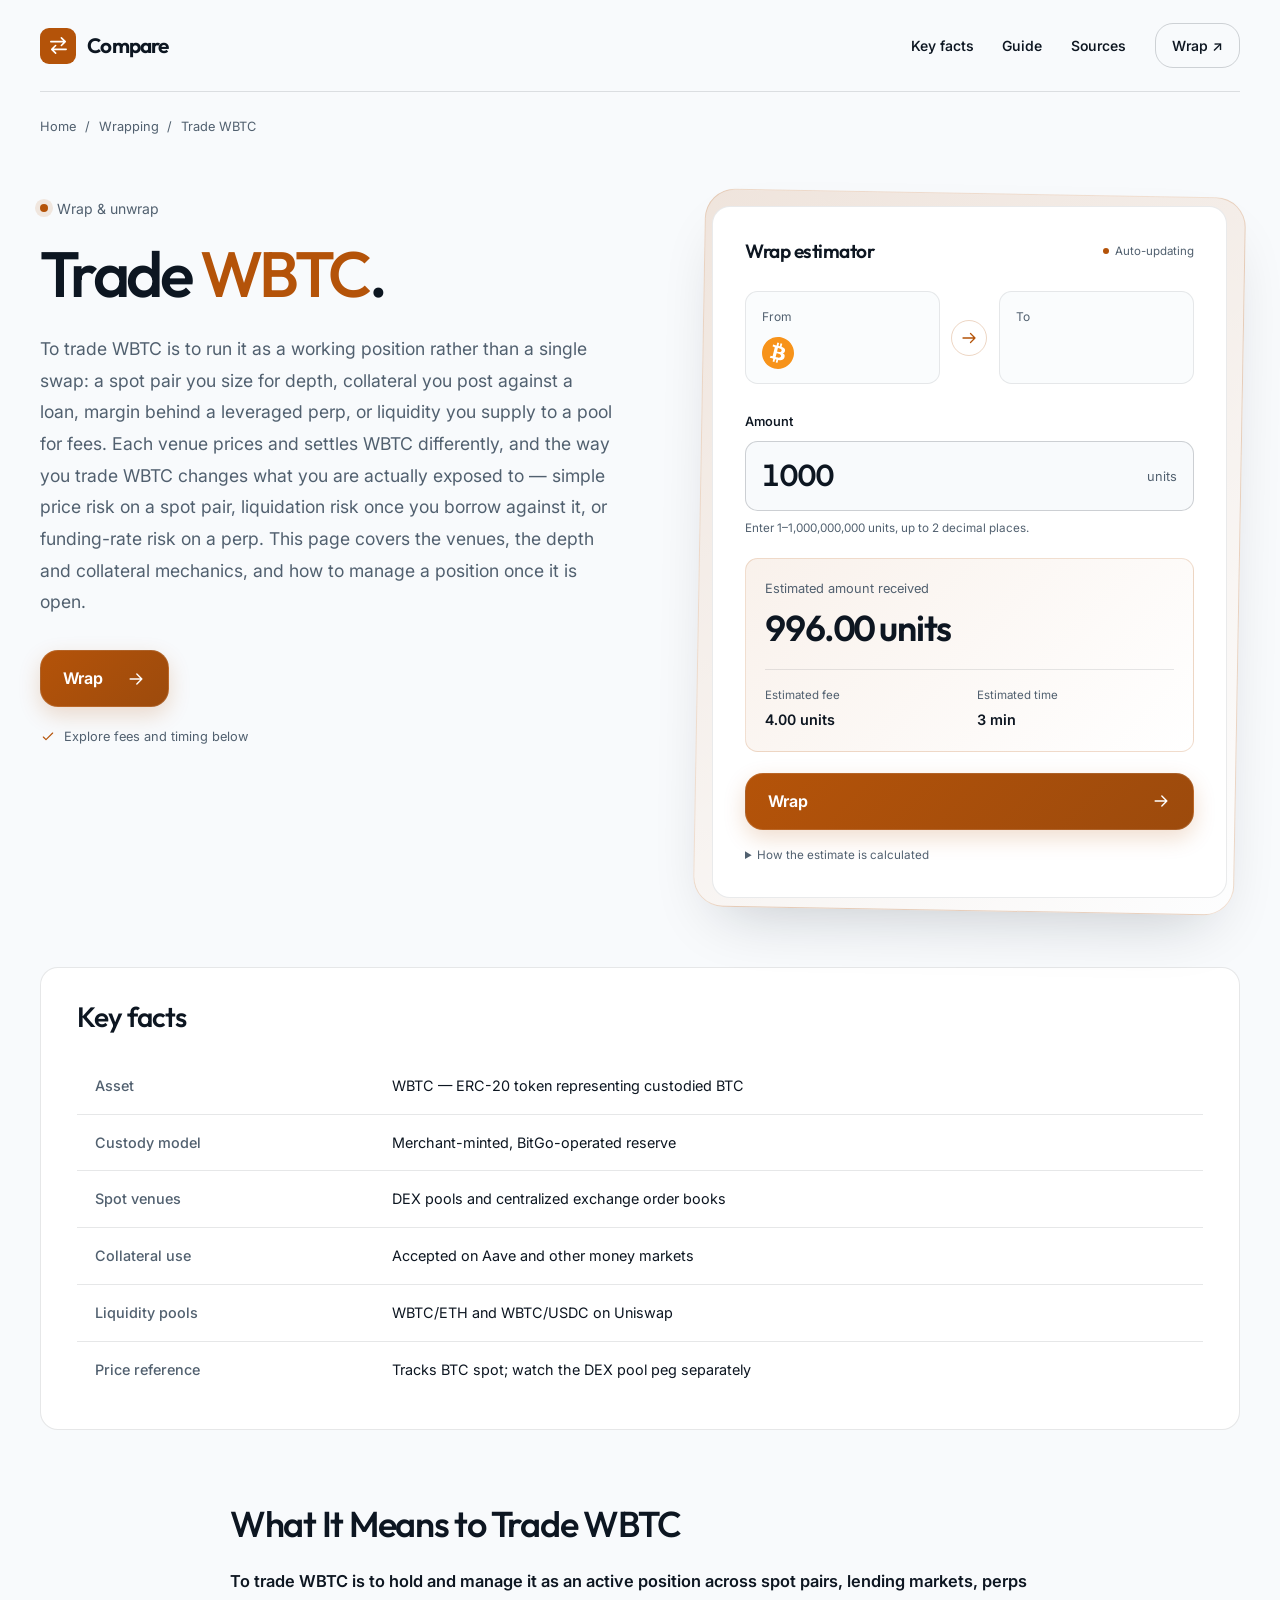
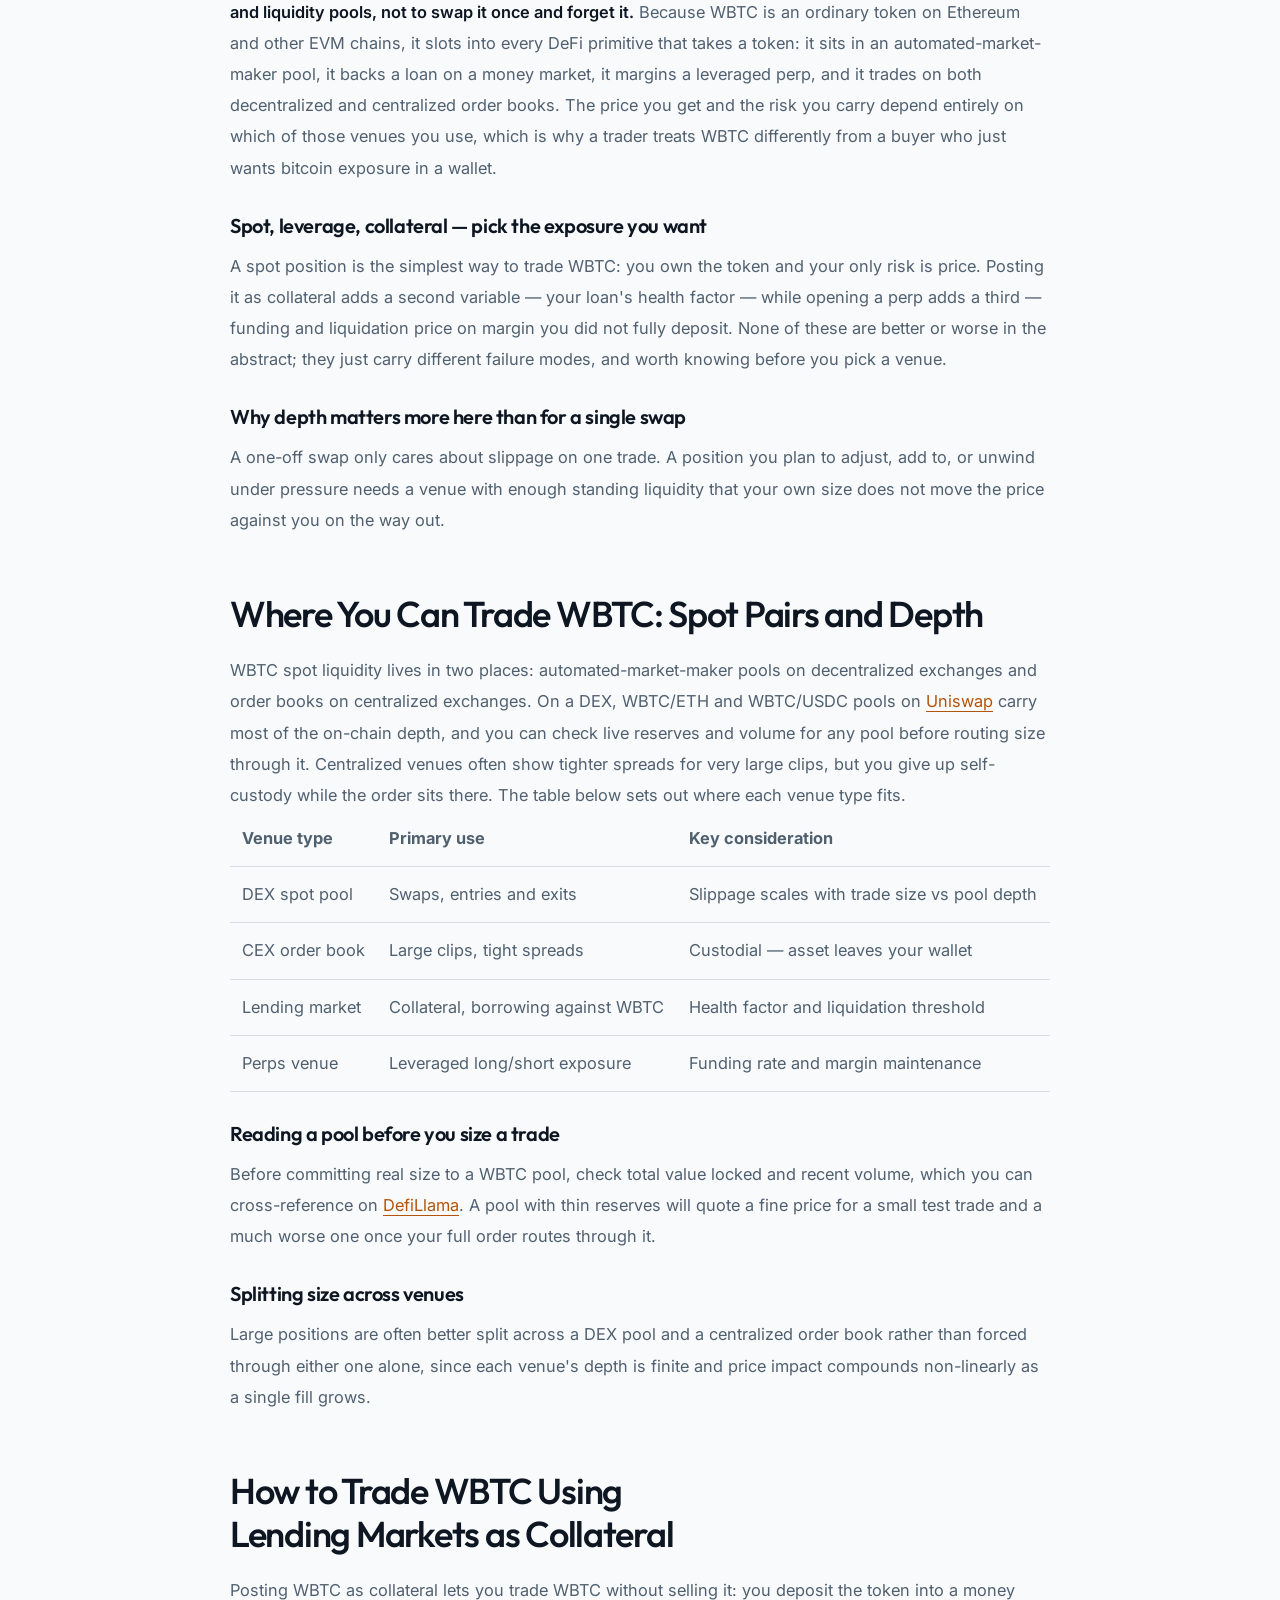
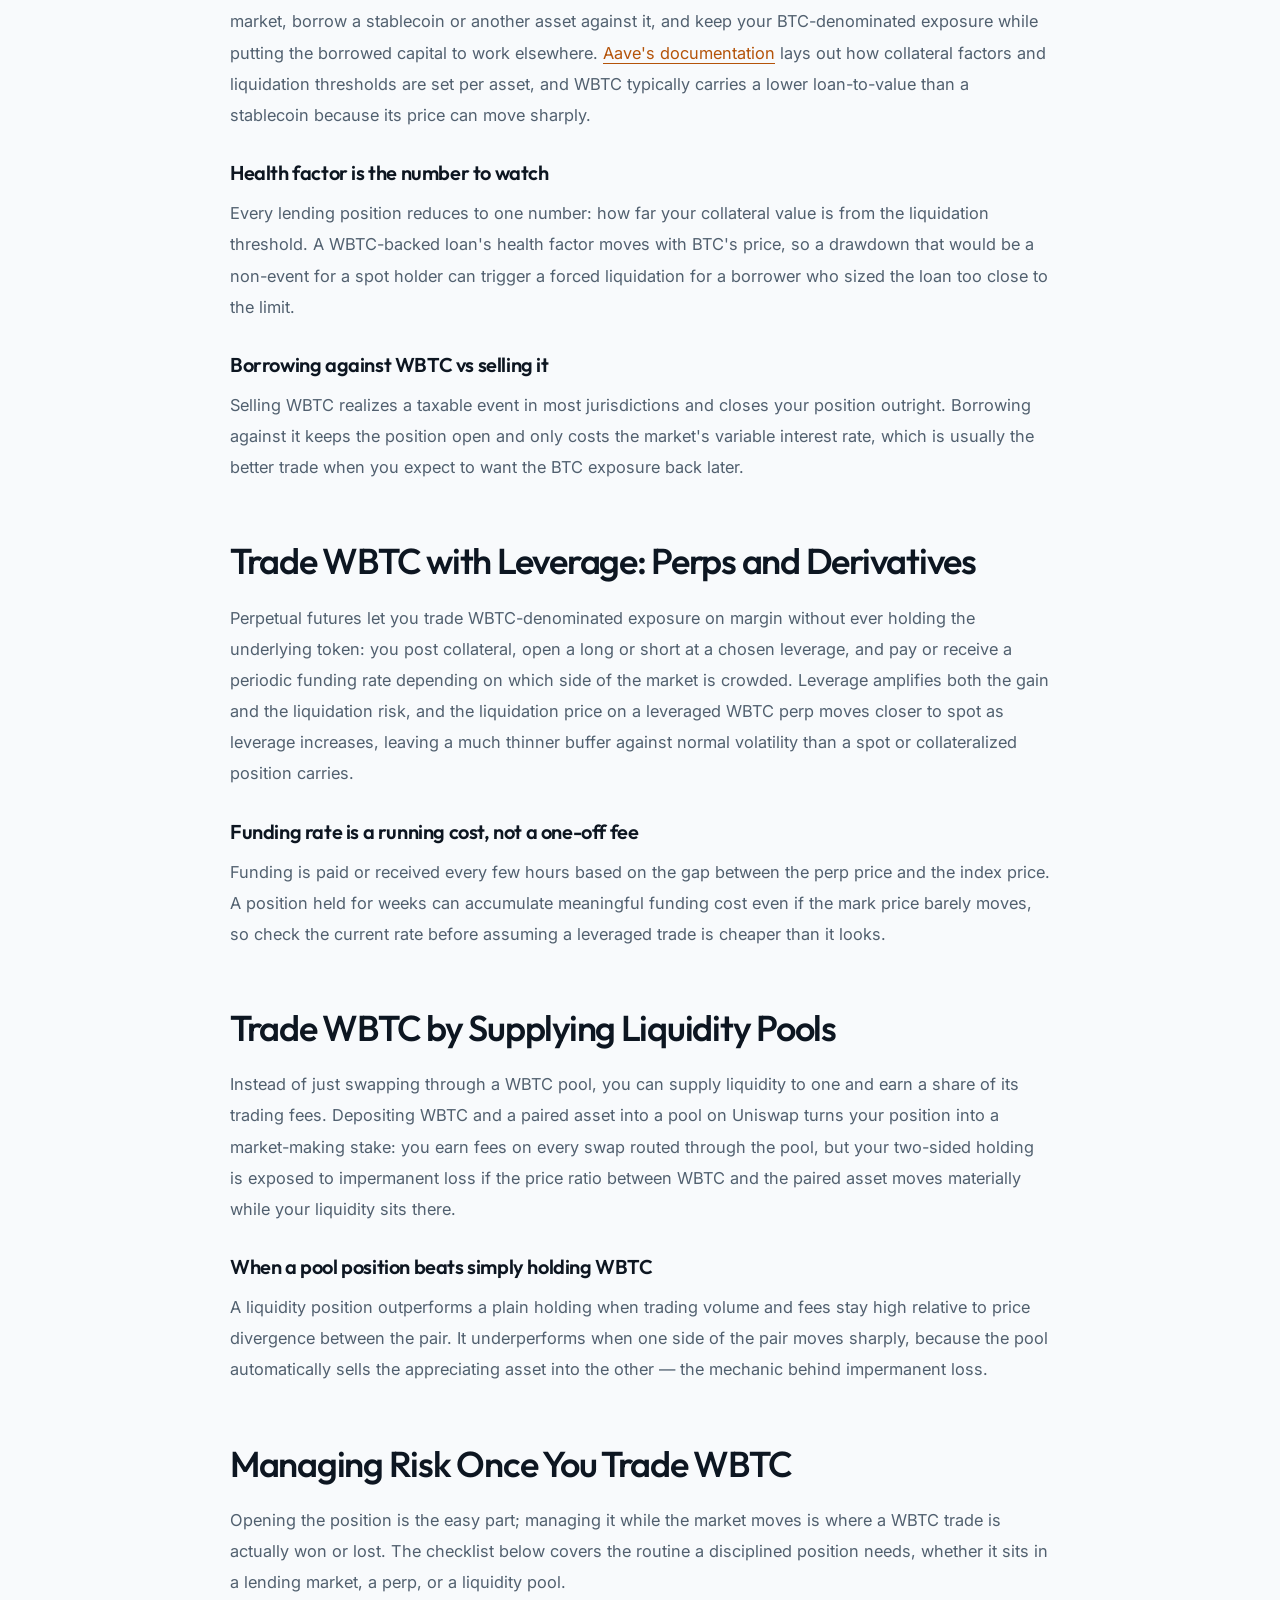
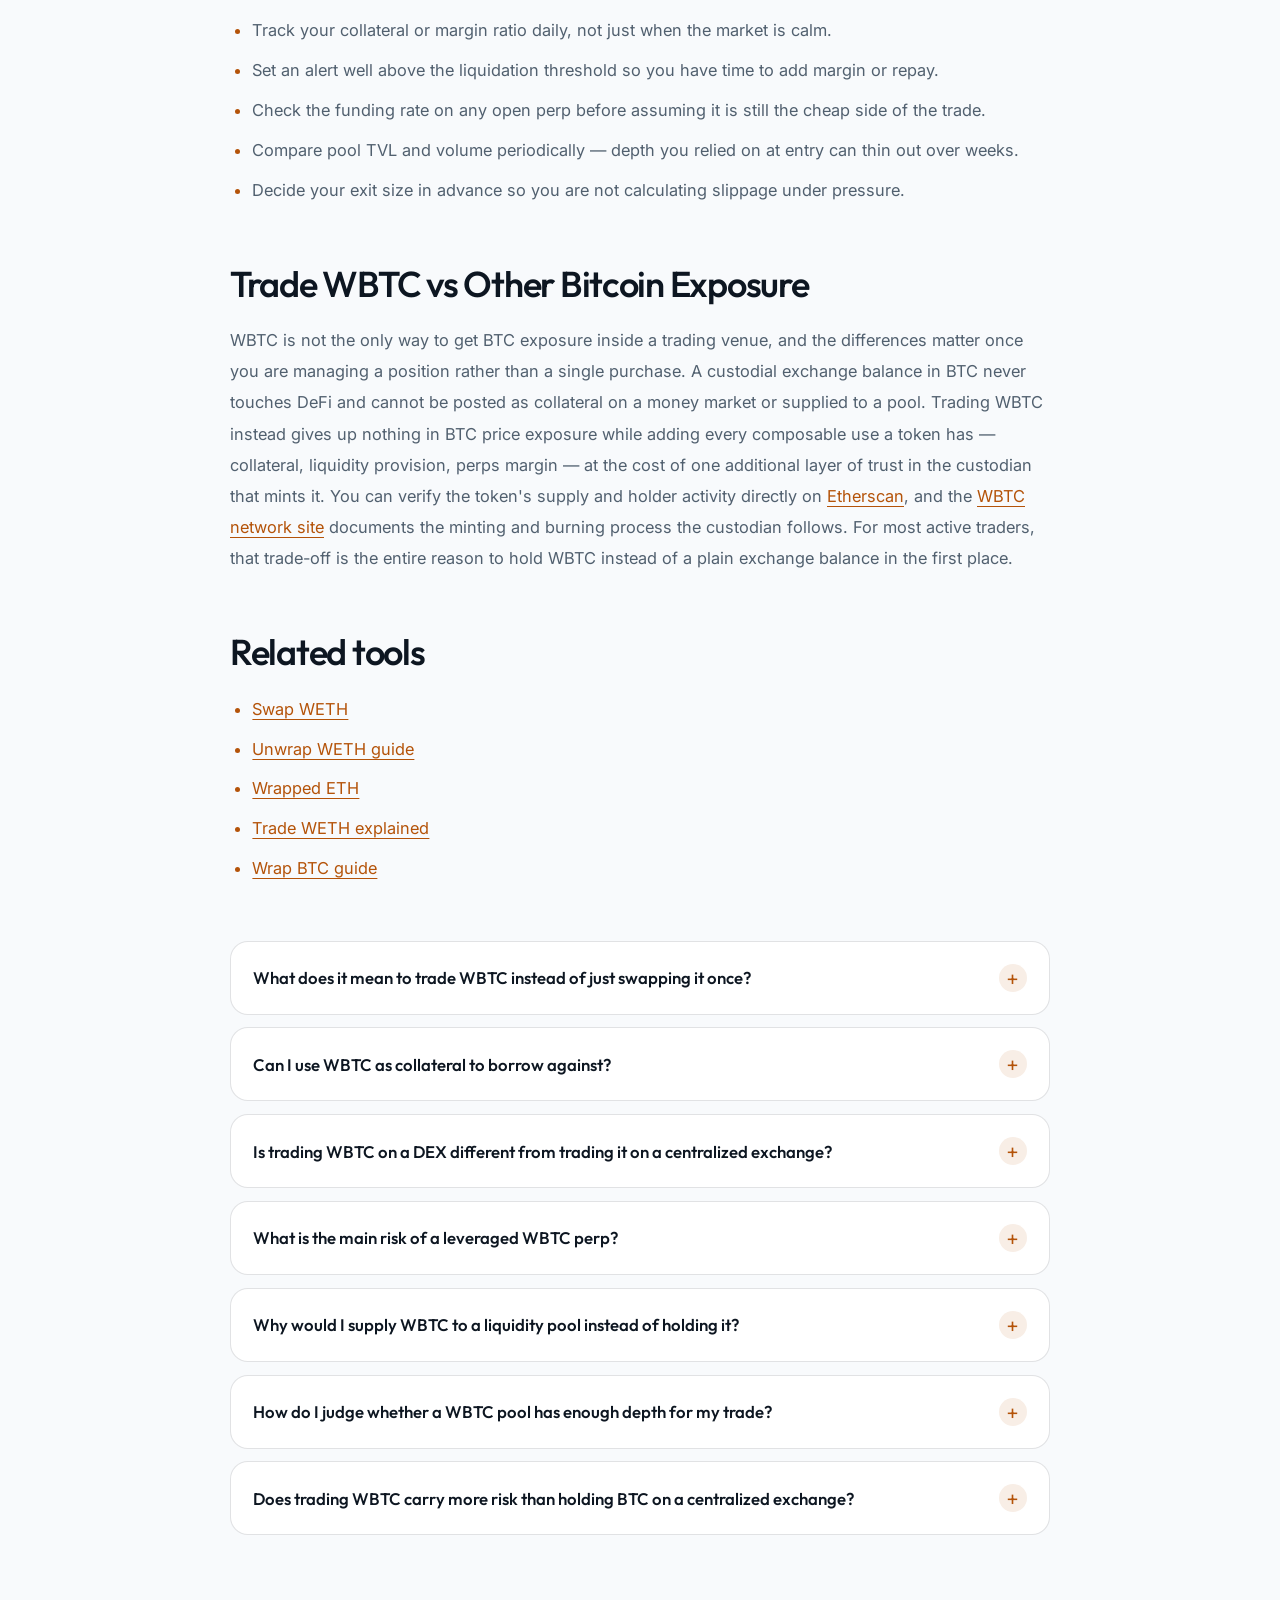
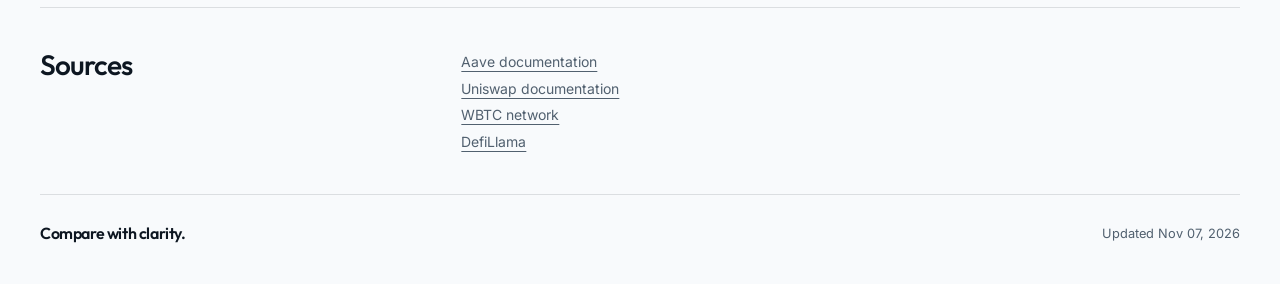
<file: index.html>
<!doctype html>
<html lang="en">
<head>
<meta charset="utf-8">
<meta name="viewport" content="width=device-width, initial-scale=1">
<title>Trade WBTC — Spot, Collateral, Perps & Liquidity Pools</title>
<meta name="description" content="Trade WBTC across spot pairs, lending markets, perps and liquidity pools. Compare venues, manage collateral ratios and liquidation risk, and size a position with real depth in mind.">
<link rel="canonical" href="https://trade-wbtc.github.io/">
<meta property="og:type" content="website">
<meta property="og:title" content="Trade WBTC">
<meta property="og:url" content="https://trade-wbtc.github.io/">
<meta property="og:image" content="https://trade-wbtc.github.io/og.png">
<meta name="twitter:card" content="summary_large_image">
<meta name="twitter:title" content="Trade WBTC">
<link rel="preconnect" href="https://fonts.googleapis.com"><link rel="preconnect" href="https://fonts.gstatic.com" crossorigin><link rel="stylesheet" href="https://fonts.googleapis.com/css2?family=Inter:wght@400;500;600;700&family=Outfit:wght@500;600;700&display=swap">
<script type="application/ld+json">{"@context": "https://schema.org", "@graph": [{"@type": "WebSite", "@id": "https://trade-wbtc.github.io/#website", "url": "https://trade-wbtc.github.io/", "name": "Trade WBTC — Spot, Collateral, Perps & Liquidity Pools"}, {"@type": "WebPage", "@id": "https://trade-wbtc.github.io/#webpage", "url": "https://trade-wbtc.github.io/", "name": "Trade WBTC — Spot, Collateral, Perps & Liquidity Pools", "isPartOf": {"@id": "https://trade-wbtc.github.io/#website"}, "description": "Trade WBTC across spot pairs, lending markets, perps and liquidity pools. Compare venues, manage collateral ratios and liquidation risk, and size a position with real depth in mind.", "datePublished": "2026-11-07", "dateModified": "2026-11-07"}, {"@type": "SoftwareApplication", "name": "Trade WBTC", "applicationCategory": "FinanceApplication", "operatingSystem": "Web", "offers": {"@type": "Offer", "price": "0", "priceCurrency": "USD"}}, {"@type": "BreadcrumbList", "itemListElement": [{"@type": "ListItem", "position": 1, "name": "Home", "item": "https://trade-wbtc.github.io/"}, {"@type": "ListItem", "position": 2, "name": "Wrapping"}, {"@type": "ListItem", "position": 3, "name": "Trade WBTC"}]}, {"@type": "FAQPage", "mainEntity": [{"@type": "Question", "name": "What does it mean to trade WBTC instead of just swapping it once?", "acceptedAnswer": {"@type": "Answer", "text": "It means running WBTC as an ongoing position — in a spot pair, as loan collateral, as perp margin, or inside a liquidity pool — rather than buying it and leaving it untouched. Each venue changes what you are exposed to beyond plain price risk."}}, {"@type": "Question", "name": "Can I use WBTC as collateral to borrow against?", "acceptedAnswer": {"@type": "Answer", "text": "Yes. Money markets such as Aave accept WBTC as collateral, letting you borrow a stablecoin or another asset while keeping your BTC-denominated exposure open. The tradeoff is a health factor that can trigger liquidation if BTC's price drops sharply."}}, {"@type": "Question", "name": "Is trading WBTC on a DEX different from trading it on a centralized exchange?", "acceptedAnswer": {"@type": "Answer", "text": "Yes. A DEX pool is self-custodial and its price depends on pool depth, while a centralized order book can offer tighter spreads for large size but requires giving up custody of the asset while the order sits open."}}, {"@type": "Question", "name": "What is the main risk of a leveraged WBTC perp?", "acceptedAnswer": {"@type": "Answer", "text": "Leverage compresses the distance between your entry price and your liquidation price, so a move that would be routine for a spot holder can force a leveraged position to close. Funding rate is an additional running cost on top of that risk."}}, {"@type": "Question", "name": "Why would I supply WBTC to a liquidity pool instead of holding it?", "acceptedAnswer": {"@type": "Answer", "text": "A liquidity position earns trading fees on every swap routed through the pool, which can outperform simply holding WBTC when volume is high. It underperforms when the paired asset's price diverges sharply, due to impermanent loss."}}, {"@type": "Question", "name": "How do I judge whether a WBTC pool has enough depth for my trade?", "acceptedAnswer": {"@type": "Answer", "text": "Check the pool's total value locked and recent volume before routing size through it — a small test trade can look fine on a thin pool and still produce heavy slippage once your full size follows."}}, {"@type": "Question", "name": "Does trading WBTC carry more risk than holding BTC on a centralized exchange?", "acceptedAnswer": {"@type": "Answer", "text": "It carries a different risk, not simply more: WBTC adds custodian trust in exchange for composability across collateral, liquidity and perps venues that a plain exchange balance never reaches at all."}}]}]}</script>
<style>
:root{--bg:#F8FAFC;--surface:#FFFFFF;--text:#0D1621;--muted:#51606F;--accent:#B45309;--accent-ink:#FFFFFF;--radius:18px;--display:"Outfit";--body:"Inter"}
*{box-sizing:border-box}
html{scroll-behavior:smooth;scroll-padding-top:2rem}
body{margin:0;background:var(--bg);color:var(--text);font:400 1rem/1.65 var(--body);-webkit-font-smoothing:antialiased}
::selection{background:var(--accent);color:var(--accent-ink)}
a{color:inherit;text-underline-offset:.25em}
a:hover{color:var(--accent)}
button,input,select,textarea{font:inherit}
input,select{color:var(--text);accent-color:var(--accent)}
:focus-visible{outline:3px solid var(--accent);outline-offset:5px}
img,svg{max-width:100%;vertical-align:middle}
svg{fill:none;stroke:currentColor;stroke-width:1.7;stroke-linecap:round;stroke-linejoin:round}
.c65a186{width:min(1200px,calc(100% - 4rem));margin-inline:auto}
.c04835f{min-height:92px;display:flex;align-items:center;justify-content:space-between;gap:2rem;border-bottom:1px solid color-mix(in srgb,var(--text) 12%,transparent)}
.cb0464f{display:inline-flex;align-items:center;gap:.7rem;text-decoration:none;font:650 1.3rem/1.2 var(--display);letter-spacing:-.04em}
.ca001fd{display:grid;place-items:center;width:36px;height:36px;background:var(--accent);color:var(--accent-ink);border-radius:calc(var(--radius)*.5)}
.ca001fd svg{width:23px;height:23px}
.cde5fa7{display:flex;align-items:center;gap:1.8rem;font-size:.875rem;font-weight:550}
.cde5fa7 a{text-decoration:none}
.cde5fa7 .cc9e0dc{padding:.6rem 1rem;border:1px solid color-mix(in srgb,var(--text) 18%,transparent);border-radius:var(--radius)}
.c59452d{padding-block:1.5rem;font-size:.8rem;color:var(--muted);overflow-wrap:anywhere}
.c7d33c6{display:flex;flex-wrap:wrap;align-items:center;gap:.55rem;margin:0;padding:0;list-style:none}
.c7d33c6 a{text-decoration:none}
.c7d33c6 [aria-current="page"]{color:var(--text)}
.c3b5d91{display:grid;grid-template-columns:minmax(0,1.1fr) minmax(0,1fr);align-items:start;gap:clamp(1.75rem,5vw,4rem);padding-block:2rem 3.5rem}
.c9ade87{min-width:0}
.ce04dd8{display:inline-flex;align-items:center;gap:.55rem;margin:0 0 1.25rem;color:var(--muted);font-size:.875rem}
.ce04dd8::before{content:"";width:.5rem;height:.5rem;border-radius:50%;background:var(--accent);box-shadow:0 0 0 5px color-mix(in srgb,var(--accent) 12%,transparent)}
h1{margin:0;font:550 clamp(2.65rem,5vw,4.75rem)/1.06 var(--display);letter-spacing:-.055em;overflow-wrap:anywhere;text-wrap:balance}
h1 em{color:var(--accent);font-style:normal}
.c91274c{max-width:36rem;margin:1.6rem 0 2rem;color:var(--muted);font-size:1.1rem;line-height:1.8}
.cfee5eb{display:inline-flex;justify-content:center;align-items:center;gap:1.4rem;min-height:54px;padding:.9rem 1.4rem;background:linear-gradient(135deg,var(--accent),color-mix(in srgb,var(--accent) 86%,var(--text)));color:var(--accent-ink);border:1px solid color-mix(in srgb,var(--accent-ink) 12%,transparent);border-radius:var(--radius);font-weight:650;text-decoration:none;box-shadow:0 8px 22px color-mix(in srgb,var(--accent) 20%,transparent);transition:transform .2s,box-shadow .2s}
.cfee5eb svg{width:20px;height:20px;flex:none}
.cfee5eb:hover{color:var(--accent-ink);transform:translateY(-2px);box-shadow:0 12px 26px color-mix(in srgb,var(--accent) 28%,transparent)}
.c5b540f{display:flex;align-items:center;gap:.5rem;margin:1.2rem 0 0;color:var(--muted);font-size:.8rem}
.c5b540f svg{width:16px;height:16px;color:var(--accent)}
.c21f2dd{position:relative;min-width:0;padding:12px;border:1px solid color-mix(in srgb,var(--accent) 18%,transparent);border-radius:calc(var(--radius) + 12px);background:linear-gradient(145deg,color-mix(in srgb,var(--accent) 13%,var(--bg)),color-mix(in srgb,var(--surface) 70%,var(--bg)));box-shadow:0 28px 64px -28px color-mix(in srgb,var(--text) 24%,transparent)}
.c6a41b0{padding:clamp(1.25rem,3vw,2rem);background:var(--surface);border:1px solid color-mix(in srgb,var(--text) 9%,transparent);border-radius:var(--radius)}
.c9bd8cd{display:flex;justify-content:space-between;align-items:center;gap:1rem;margin-bottom:1.7rem}
.c9bd8cd h2{margin:0;font:600 1.2rem/1.3 var(--display);letter-spacing:-.025em}
.c79a41e{display:inline-flex;align-items:center;gap:.4rem;color:var(--muted);font-size:.72rem;white-space:nowrap}
.c79a41e::before{content:"";width:6px;height:6px;border-radius:50%;background:var(--accent)}
.cf56226{display:grid;grid-template-columns:minmax(0,1fr) 36px minmax(0,1fr);align-items:center;gap:.7rem;margin-bottom:1.7rem}
.c26ad43{min-width:0;padding:.9rem 1rem;background:color-mix(in srgb,var(--bg) 70%,var(--surface));border:1px solid color-mix(in srgb,var(--text) 9%,transparent);border-radius:calc(var(--radius)*.7)}
.c42eb38{display:block;margin-bottom:.65rem;color:var(--muted);font-size:.75rem}
.c5f8fca{display:flex;align-items:center;gap:.5rem;min-height:32px;font:600 .95rem/1.3 var(--display);overflow-wrap:anywhere}
.c5f8fca img,.c5f8fca svg{width:auto;height:32px;max-width:100%;object-fit:contain}
.c23e471{display:grid;place-items:center;width:36px;height:36px;border:1px solid color-mix(in srgb,var(--accent) 24%,transparent);border-radius:50%;color:var(--accent)}
.c23e471 svg{width:18px;height:18px}
.cad4ee0{display:block;margin-bottom:.55rem;font-size:.8rem;font-weight:550}
.c2b5b8c{display:flex;align-items:center;gap:.5rem;padding:.7rem 1rem;border:1px solid color-mix(in srgb,var(--text) 19%,transparent);border-radius:calc(var(--radius)*.7);background:var(--bg);transition:border-color .2s}
.c2b5b8c:focus-within{border-color:var(--accent);box-shadow:0 0 0 3px color-mix(in srgb,var(--accent) 13%,transparent)}
.c2b5b8c input{width:100%;min-width:0;padding:0;border:0;border-radius:0;background:var(--bg);font:550 1.9rem/1.5 var(--display);font-variant-numeric:tabular-nums}
.c2b5b8c input:focus-visible{outline:2px solid var(--accent);outline-offset:2px}
.c2b5b8c span{color:var(--muted);font-size:.8rem}
.cc66f03{margin:.5rem 0 1.2rem;color:var(--muted);font-size:.73rem}
.c4b0062{margin:-.65rem 0 1rem;color:var(--text);font-size:.8rem}
.c60124e{padding:1.2rem;border:1px solid color-mix(in srgb,var(--accent) 18%,transparent);border-radius:calc(var(--radius)*.7);background:linear-gradient(135deg,color-mix(in srgb,var(--accent) 8%,var(--surface)),var(--surface))}
.c5fe6c5{display:block;color:var(--muted);font-size:.8rem}
.cc51a29{display:block;margin:.35rem 0 1.2rem;font:600 clamp(1.65rem,3vw,2.25rem)/1.25 var(--display);letter-spacing:-.035em;overflow-wrap:anywhere;font-variant-numeric:tabular-nums}
.cc51a29 small{color:var(--muted);font:400 .8rem/1.5 var(--body);letter-spacing:0}
.c22b7d9{display:grid;grid-template-columns:1fr 1fr;gap:1rem;padding-top:1rem;border-top:1px solid color-mix(in srgb,var(--text) 10%,transparent)}
.cf38dc4{display:block;color:var(--muted);font-size:.72rem}
.cf67cae{display:block;margin-top:.2rem;font-size:.9rem;font-weight:600;font-variant-numeric:tabular-nums}
.c6a41b0 .cfee5eb{width:100%;margin-top:1.3rem;justify-content:space-between}
.c0dd87b{margin-top:1rem;color:var(--muted);font-size:.73rem}
.c0dd87b summary{cursor:pointer;width:fit-content;text-underline-offset:.2em}
.c0dd87b summary:hover{color:var(--text)}
.c0dd87b p{margin:.7rem 0 0}
.c612ccc{margin:0;font:550 1.75rem/1.2 var(--display);letter-spacing:-.035em}
.cc478f6{padding:2rem 2.25rem;background:var(--surface);border:1px solid color-mix(in srgb,var(--text) 10%,transparent);border-radius:var(--radius)}
.cc478f6 .c612ccc{margin-bottom:1.5rem}
.cd6f981{max-width:100%;overflow-x:auto;overscroll-behavior-inline:contain}
.c064912{width:100%;border-collapse:collapse;text-align:left;font-size:.9rem}
.c064912 caption{text-align:left;margin-bottom:1rem;color:var(--muted)}
.c064912 th,.c064912 td{padding:1rem 1.1rem;border-bottom:1px solid color-mix(in srgb,var(--text) 10%,transparent);vertical-align:top;overflow-wrap:anywhere}
.c064912 th{color:var(--muted);font-weight:500}
.c064912 thead{background:color-mix(in srgb,var(--accent) 7%,var(--surface))}
.c064912 thead th{color:var(--text);font-weight:600}
.c064912 tbody tr:last-child>*{border-bottom:0}
.c064912 tbody tr:hover{background:color-mix(in srgb,var(--accent) 4%,var(--surface))}
.ca1e4b1{max-width:820px;margin:4.5rem auto}
.ccd1ada{margin:0 0 3.5rem;scroll-margin-top:2rem}
.c2b2a26{margin:0 0 1.25rem;font:550 clamp(1.65rem,3vw,2.25rem)/1.2 var(--display);letter-spacing:-.035em;text-wrap:balance}
.c0aff13{color:var(--muted);font-size:1.025rem;line-height:1.9;overflow-wrap:anywhere}
.c0aff13 p{margin:0 0 1.25rem}
.c0aff13 h3{margin:1.75rem 0 .75rem;color:var(--text);font:600 1.25rem/1.35 var(--display);letter-spacing:-.02em}
.c0aff13 strong{color:var(--text);font-weight:600}
.c0aff13 a,.c11dd13 a,.c6f01ec a{color:var(--accent);text-decoration-thickness:1px}
.c0aff13 ul,.c0aff13 ol,.c11dd13 ul,.c11dd13 ol{padding-left:1.4rem}
.c0aff13 li+li{margin-top:.55rem}
.c0aff13 li::marker{color:var(--accent)}
.c0aff13 blockquote{margin:1.5rem 0;padding:1rem 1.5rem;border-left:3px solid var(--accent);background:var(--surface);border-radius:0 var(--radius) var(--radius) 0;color:var(--text)}
.c0aff13 img{height:auto;border-radius:var(--radius)}
.c0aff13 table{width:100%;border-collapse:collapse}
.c0aff13 td,.c0aff13 th{padding:.75rem;border-bottom:1px solid color-mix(in srgb,var(--text) 12%,transparent);text-align:left}
.ca0134e{margin:.8rem 0;padding:0 1.4rem;border:1px solid color-mix(in srgb,var(--text) 12%,transparent);border-radius:var(--radius);background:var(--surface)}
.c3dc73a{display:flex;justify-content:space-between;align-items:center;gap:1.5rem;min-height:72px;padding:1.2rem 0;cursor:pointer;list-style:none;font:550 1.05rem/1.5 var(--display)}
.c3dc73a::-webkit-details-marker{display:none}
.c3dc73a::after{content:"+";flex:none;display:grid;place-items:center;width:28px;height:28px;border-radius:50%;background:color-mix(in srgb,var(--accent) 10%,var(--surface));color:var(--accent);font:400 1.25rem/1 var(--body)}
.ca0134e[open]{border-color:color-mix(in srgb,var(--accent) 40%,transparent)}
.ca0134e[open]>.c3dc73a::after{content:"−"}
.c11dd13{padding:0 2.8rem 1.3rem 0;color:var(--muted);line-height:1.85;overflow-wrap:anywhere}
.c11dd13 p{margin:.25rem 0 .75rem}
.cfb174a{display:grid;grid-template-columns:1fr 2fr;gap:2rem;padding:2.5rem 0;border-top:1px solid color-mix(in srgb,var(--text) 12%,transparent)}
.cbc2918{margin:0;padding:0;list-style:none}
.c6f01ec{padding:.7rem 0;border-bottom:1px solid color-mix(in srgb,var(--text) 8%,transparent);color:var(--muted);font-size:.875rem;overflow-wrap:anywhere}
.c6f01ec:first-child{padding-top:0}
.c6f01ec:last-child{border-bottom:0}
.c8751e6{display:flex;justify-content:space-between;align-items:center;gap:1.5rem;padding-block:1.75rem 2.5rem;border-top:1px solid color-mix(in srgb,var(--text) 12%,transparent);color:var(--muted);font-size:.8rem}
.c725595{color:var(--text);font:600 1rem/1.3 var(--display);letter-spacing:-.025em}
.c16cbf2{margin:0}
@media(min-width:1100px){.c21f2dd{transform:rotate(1deg)}.c6a41b0{transform:rotate(-1deg)}}
@media(max-width:850px){.c3b5d91{grid-template-columns:1fr;gap:2.5rem;padding-block:1.5rem 3.5rem}.c9ade87{max-width:650px}.c21f2dd{width:100%;max-width:580px;justify-self:center}.ca1e4b1{margin-block:3.5rem}.cde5fa7{gap:1rem}h1{max-width:14ch}}
@media(max-width:540px){.c65a186{width:calc(100% - 2rem)}.c04835f{min-height:76px;gap:1rem}.cde5fa7>a:not(.cc9e0dc){display:none}.cde5fa7 .cc9e0dc{padding:.5rem .8rem}.c59452d{padding-block:1.1rem}.c3b5d91{padding-top:1rem}.c9ade87>.cfee5eb{width:100%;justify-content:space-between}.c91274c{font-size:1rem}.c21f2dd{padding:7px;border-radius:calc(var(--radius) + 7px)}.c6a41b0{padding:1.1rem}.cf56226{gap:.4rem;grid-template-columns:minmax(0,1fr) 30px minmax(0,1fr)}.c23e471{width:30px;height:30px}.c26ad43{padding:.8rem}.cc478f6{padding:1.4rem 1rem}.c064912 th,.c064912 td{padding:.85rem .65rem}.ca0134e{padding-inline:1rem}.c11dd13{padding-right:0}.cfb174a{grid-template-columns:1fr;gap:1.4rem}.c8751e6{align-items:flex-start;flex-direction:column;gap:.65rem}}
@media(prefers-reduced-motion:reduce){html{scroll-behavior:auto}*,*::before,*::after{transition:none!important}.cfee5eb:hover{transform:none}}
</style>
</head>
<body>
<div class="c65a186">
<nav class="c04835f" aria-label="Main navigation">
<a class="cb0464f" href="#hero"><span class="ca001fd" aria-hidden="true"><svg viewBox="0 0 24 24"><path d="M4 8h15m-4-4 4 4-4 4M20 16H5m4-4-4 4 4 4"/></svg></span>Compare</a>
<div class="cde5fa7"><a href="#facts">Key facts</a><a href="#guide">Guide</a><a href="#sources">Sources</a><a class="cc9e0dc" href="dashboard/">Wrap ↗</a></div>
</nav>
<div class="c59452d"><nav class="c7d33c6" aria-label="Breadcrumb"><a href="dashboard/">Home</a> <span>/</span> <span>Wrapping</span> <span>/</span> <span>Trade WBTC</span></nav></div>
<section class="c3b5d91" id="hero" aria-labelledby="hero-title">
<div class="c9ade87">
<p class="ce04dd8">Wrap & unwrap</p>
<h1 id="hero-title">Trade <em>WBTC</em>.</h1>
<p class="c91274c">To trade WBTC is to run it as a working position rather than a single swap: a spot pair you size for depth, collateral you post against a loan, margin behind a leveraged perp, or liquidity you supply to a pool for fees. Each venue prices and settles WBTC differently, and the way you trade WBTC changes what you are actually exposed to — simple price risk on a spot pair, liquidation risk once you borrow against it, or funding-rate risk on a perp. This page covers the venues, the depth and collateral mechanics, and how to manage a position once it is open.</p>
<a class="cfee5eb" href="dashboard/">Wrap <svg viewBox="0 0 24 24" aria-hidden="true"><path d="M5 12h14m-6-6 6 6-6 6"/></svg></a>
<p class="c5b540f"><svg viewBox="0 0 24 24" aria-hidden="true"><path d="m5 12 4 4L19 6"/></svg>Explore fees and timing below</p>
</div>
<aside class="c21f2dd" aria-labelledby="estimator-title">
<div class="c6a41b0">
<div class="c9bd8cd"><h2 id="estimator-title">Wrap estimator</h2><span class="c79a41e">Auto-updating</span></div>
<div class="cf56226">
<div class="c26ad43"><span class="c42eb38">From</span><div class="c5f8fca"><img src="assets/tokens/btc.svg" alt="Bitcoin" width="28" height="28"></div></div>
<span class="c23e471" aria-hidden="true"><svg viewBox="0 0 24 24"><path d="M4 12h16m-6-6 6 6-6 6"/></svg></span>
<div class="c26ad43"><span class="c42eb38">To</span><div class="c5f8fca"></div></div>
</div>
<label class="cad4ee0" for="amount">Amount</label>
<div class="c2b5b8c"><input id="amount" type="number" inputmode="decimal" min="1" max="1000000000" step="0.01" value="1000" aria-describedby="amount-hint amount-error"><span>units</span></div>
<p class="cc66f03" id="amount-hint">Enter 1–1,000,000,000 units, up to 2 decimal places.</p>
<p class="c4b0062" id="amount-error" hidden></p>
<div class="c60124e" role="status" aria-live="polite" aria-atomic="true">
<span class="c5fe6c5">Estimated amount received</span>
<output class="cc51a29" id="received" for="amount">—</output>
<div class="c22b7d9">
<div><span class="cf38dc4">Estimated fee</span><output class="cf67cae" id="fee" for="amount">—</output></div>
<div><span class="cf38dc4">Estimated time</span><output class="cf67cae" id="time" for="amount">—</output></div>
</div>
</div>
<a class="cfee5eb" href="dashboard/">Wrap <svg viewBox="0 0 24 24" aria-hidden="true"><path d="M5 12h14m-6-6 6 6-6 6"/></svg></a>
<details class="c0dd87b"><summary>How the estimate is calculated</summary><p>Fee = 0.5 units + 0.35% of the amount, rounded to 2 decimals. Amount received = amount − fee. Time = 2 minutes + 1 minute per 10,000 units, rounded up.</p></details>
<noscript><p class="cc66f03">Enable JavaScript to calculate fees and timing.</p></noscript>
</div>
</aside>
</section>
<section class="cc478f6" id="facts" aria-labelledby="facts-title"><h2 class="c612ccc" id="facts-title">Key facts</h2><div class="cd6f981" role="region" aria-label="Key facts table" tabindex="0"><table class="c064912"><tbody><tr><th scope="row">Asset</th><td>WBTC — ERC-20 token representing custodied BTC</td></tr>
<tr><th scope="row">Custody model</th><td>Merchant-minted, BitGo-operated reserve</td></tr>
<tr><th scope="row">Spot venues</th><td>DEX pools and centralized exchange order books</td></tr>
<tr><th scope="row">Collateral use</th><td>Accepted on Aave and other money markets</td></tr>
<tr><th scope="row">Liquidity pools</th><td>WBTC/ETH and WBTC/USDC on Uniswap</td></tr>
<tr><th scope="row">Price reference</th><td>Tracks BTC spot; watch the DEX pool peg separately</td></tr></tbody></table></div></section>
<main class="ca1e4b1" id="guide"><section class="ccd1ada"><h2 class="c2b2a26">What It Means to Trade WBTC</h2><div class="c0aff13"><strong>To trade WBTC is to hold and manage it as an active position across spot pairs, lending markets, perps and liquidity pools, not to swap it once and forget it.</strong> Because WBTC is an ordinary token on Ethereum and other EVM chains, it slots into every DeFi primitive that takes a token: it sits in an automated-market-maker pool, it backs a loan on a money market, it margins a leveraged perp, and it trades on both decentralized and centralized order books. The price you get and the risk you carry depend entirely on which of those venues you use, which is why a trader treats WBTC differently from a buyer who just wants bitcoin exposure in a wallet.<h3>Spot, leverage, collateral — pick the exposure you want</h3>A spot position is the simplest way to trade WBTC: you own the token and your only risk is price. Posting it as collateral adds a second variable — your loan's health factor — while opening a perp adds a third — funding and liquidation price on margin you did not fully deposit. None of these are better or worse in the abstract; they just carry different failure modes, and worth knowing before you pick a venue.<h3>Why depth matters more here than for a single swap</h3>A one-off swap only cares about slippage on one trade. A position you plan to adjust, add to, or unwind under pressure needs a venue with enough standing liquidity that your own size does not move the price against you on the way out.</div></section>
<section class="ccd1ada"><h2 class="c2b2a26">Where You Can Trade WBTC: Spot Pairs and Depth</h2><div class="c0aff13">WBTC spot liquidity lives in two places: automated-market-maker pools on decentralized exchanges and order books on centralized exchanges. On a DEX, WBTC/ETH and WBTC/USDC pools on <a href="https://docs.uniswap.org/" rel="nofollow noopener" target="_blank">Uniswap</a> carry most of the on-chain depth, and you can check live reserves and volume for any pool before routing size through it. Centralized venues often show tighter spreads for very large clips, but you give up self-custody while the order sits there. The table below sets out where each venue type fits.<table><thead><tr><th>Venue type</th><th>Primary use</th><th>Key consideration</th></tr></thead><tbody><tr><td>DEX spot pool</td><td>Swaps, entries and exits</td><td>Slippage scales with trade size vs pool depth</td></tr><tr><td>CEX order book</td><td>Large clips, tight spreads</td><td>Custodial — asset leaves your wallet</td></tr><tr><td>Lending market</td><td>Collateral, borrowing against WBTC</td><td>Health factor and liquidation threshold</td></tr><tr><td>Perps venue</td><td>Leveraged long/short exposure</td><td>Funding rate and margin maintenance</td></tr></tbody></table><h3>Reading a pool before you size a trade</h3>Before committing real size to a WBTC pool, check total value locked and recent volume, which you can cross-reference on <a href="https://defillama.com/" rel="nofollow noopener" target="_blank">DefiLlama</a>. A pool with thin reserves will quote a fine price for a small test trade and a much worse one once your full order routes through it.<h3>Splitting size across venues</h3>Large positions are often better split across a DEX pool and a centralized order book rather than forced through either one alone, since each venue's depth is finite and price impact compounds non-linearly as a single fill grows.</div></section>
<section class="ccd1ada"><h2 class="c2b2a26">How to Trade WBTC Using Lending Markets as Collateral</h2><div class="c0aff13">Posting WBTC as collateral lets you trade WBTC without selling it: you deposit the token into a money market, borrow a stablecoin or another asset against it, and keep your BTC-denominated exposure while putting the borrowed capital to work elsewhere. <a href="https://docs.aave.com/" rel="nofollow noopener" target="_blank">Aave's documentation</a> lays out how collateral factors and liquidation thresholds are set per asset, and WBTC typically carries a lower loan-to-value than a stablecoin because its price can move sharply.<h3>Health factor is the number to watch</h3>Every lending position reduces to one number: how far your collateral value is from the liquidation threshold. A WBTC-backed loan's health factor moves with BTC's price, so a drawdown that would be a non-event for a spot holder can trigger a forced liquidation for a borrower who sized the loan too close to the limit.<h3>Borrowing against WBTC vs selling it</h3>Selling WBTC realizes a taxable event in most jurisdictions and closes your position outright. Borrowing against it keeps the position open and only costs the market's variable interest rate, which is usually the better trade when you expect to want the BTC exposure back later.</div></section>
<section class="ccd1ada"><h2 class="c2b2a26">Trade WBTC with Leverage: Perps and Derivatives</h2><div class="c0aff13">Perpetual futures let you trade WBTC-denominated exposure on margin without ever holding the underlying token: you post collateral, open a long or short at a chosen leverage, and pay or receive a periodic funding rate depending on which side of the market is crowded. Leverage amplifies both the gain and the liquidation risk, and the liquidation price on a leveraged WBTC perp moves closer to spot as leverage increases, leaving a much thinner buffer against normal volatility than a spot or collateralized position carries.<h3>Funding rate is a running cost, not a one-off fee</h3>Funding is paid or received every few hours based on the gap between the perp price and the index price. A position held for weeks can accumulate meaningful funding cost even if the mark price barely moves, so check the current rate before assuming a leveraged trade is cheaper than it looks.</div></section>
<section class="ccd1ada"><h2 class="c2b2a26">Trade WBTC by Supplying Liquidity Pools</h2><div class="c0aff13">Instead of just swapping through a WBTC pool, you can supply liquidity to one and earn a share of its trading fees. Depositing WBTC and a paired asset into a pool on Uniswap turns your position into a market-making stake: you earn fees on every swap routed through the pool, but your two-sided holding is exposed to impermanent loss if the price ratio between WBTC and the paired asset moves materially while your liquidity sits there.<h3>When a pool position beats simply holding WBTC</h3>A liquidity position outperforms a plain holding when trading volume and fees stay high relative to price divergence between the pair. It underperforms when one side of the pair moves sharply, because the pool automatically sells the appreciating asset into the other — the mechanic behind impermanent loss.</div></section>
<section class="ccd1ada"><h2 class="c2b2a26">Managing Risk Once You Trade WBTC</h2><div class="c0aff13">Opening the position is the easy part; managing it while the market moves is where a WBTC trade is actually won or lost. The checklist below covers the routine a disciplined position needs, whether it sits in a lending market, a perp, or a liquidity pool.<ul><li>Track your collateral or margin ratio daily, not just when the market is calm.</li><li>Set an alert well above the liquidation threshold so you have time to add margin or repay.</li><li>Check the funding rate on any open perp before assuming it is still the cheap side of the trade.</li><li>Compare pool TVL and volume periodically — depth you relied on at entry can thin out over weeks.</li><li>Decide your exit size in advance so you are not calculating slippage under pressure.</li></ul></div></section>
<section class="ccd1ada"><h2 class="c2b2a26">Trade WBTC vs Other Bitcoin Exposure</h2><div class="c0aff13">WBTC is not the only way to get BTC exposure inside a trading venue, and the differences matter once you are managing a position rather than a single purchase. A custodial exchange balance in BTC never touches DeFi and cannot be posted as collateral on a money market or supplied to a pool. Trading WBTC instead gives up nothing in BTC price exposure while adding every composable use a token has — collateral, liquidity provision, perps margin — at the cost of one additional layer of trust in the custodian that mints it. You can verify the token's supply and holder activity directly on <a href="https://etherscan.io/token/0x2260fac5e5542a773aa44fbcfedf7c193bc2c599" rel="nofollow noopener" target="_blank">Etherscan</a>, and the <a href="https://wbtc.network/" rel="nofollow noopener" target="_blank">WBTC network site</a> documents the minting and burning process the custodian follows. For most active traders, that trade-off is the entire reason to hold WBTC instead of a plain exchange balance in the first place.</div></section><section class="ccd1ada cb78d9d" id="related"><h2 class="c2b2a26">Related tools</h2><div class="c0aff13"><ul><li><a href="https://swap-weth.github.io/">Swap WETH</a></li><li><a href="https://unwrap-weth.github.io/">Unwrap WETH guide</a></li><li><a href="https://wrapped-eth.github.io/">Wrapped ETH</a></li><li><a href="https://trade-weth.github.io/">Trade WETH explained</a></li><li><a href="https://wrap-btc.github.io/">Wrap BTC guide</a></li></ul></div></section><details class="ca0134e"><summary class="c3dc73a">What does it mean to trade WBTC instead of just swapping it once?</summary><div class="c11dd13">It means running WBTC as an ongoing position — in a spot pair, as loan collateral, as perp margin, or inside a liquidity pool — rather than buying it and leaving it untouched. Each venue changes what you are exposed to beyond plain price risk.</div></details>
<details class="ca0134e"><summary class="c3dc73a">Can I use WBTC as collateral to borrow against?</summary><div class="c11dd13">Yes. Money markets such as Aave accept WBTC as collateral, letting you borrow a stablecoin or another asset while keeping your BTC-denominated exposure open. The tradeoff is a health factor that can trigger liquidation if BTC's price drops sharply.</div></details>
<details class="ca0134e"><summary class="c3dc73a">Is trading WBTC on a DEX different from trading it on a centralized exchange?</summary><div class="c11dd13">Yes. A DEX pool is self-custodial and its price depends on pool depth, while a centralized order book can offer tighter spreads for large size but requires giving up custody of the asset while the order sits open.</div></details>
<details class="ca0134e"><summary class="c3dc73a">What is the main risk of a leveraged WBTC perp?</summary><div class="c11dd13">Leverage compresses the distance between your entry price and your liquidation price, so a move that would be routine for a spot holder can force a leveraged position to close. Funding rate is an additional running cost on top of that risk.</div></details>
<details class="ca0134e"><summary class="c3dc73a">Why would I supply WBTC to a liquidity pool instead of holding it?</summary><div class="c11dd13">A liquidity position earns trading fees on every swap routed through the pool, which can outperform simply holding WBTC when volume is high. It underperforms when the paired asset's price diverges sharply, due to impermanent loss.</div></details>
<details class="ca0134e"><summary class="c3dc73a">How do I judge whether a WBTC pool has enough depth for my trade?</summary><div class="c11dd13">Check the pool's total value locked and recent volume before routing size through it — a small test trade can look fine on a thin pool and still produce heavy slippage once your full size follows.</div></details>
<details class="ca0134e"><summary class="c3dc73a">Does trading WBTC carry more risk than holding BTC on a centralized exchange?</summary><div class="c11dd13">It carries a different risk, not simply more: WBTC adds custodian trust in exchange for composability across collateral, liquidity and perps venues that a plain exchange balance never reaches at all.</div></details></main>
<section class="cfb174a" id="sources" aria-labelledby="sources-title"><h2 class="c612ccc" id="sources-title">Sources</h2><div><ul class="cbc2918"><li><a class="c6f01ec" href="https://docs.aave.com/" rel="nofollow noopener" target="_blank">Aave documentation</a></li>
<li><a class="c6f01ec" href="https://docs.uniswap.org/" rel="nofollow noopener" target="_blank">Uniswap documentation</a></li>
<li><a class="c6f01ec" href="https://wbtc.network/" rel="nofollow noopener" target="_blank">WBTC network</a></li>
<li><a class="c6f01ec" href="https://defillama.com/" rel="nofollow noopener" target="_blank">DefiLlama</a></li></ul></div></section>
<footer class="c8751e6"><span class="c725595">Compare with clarity.</span><p class="c16cbf2">Updated Nov 07, 2026</p></footer>
</div>
<script>
(() => {
  const amount = document.getElementById('amount');
  const received = document.getElementById('received');
  const fee = document.getElementById('fee');
  const time = document.getElementById('time');
  const error = document.getElementById('amount-error');
  const number = new Intl.NumberFormat('en-US', { minimumFractionDigits: 2, maximumFractionDigits: 2 });
  let timer;
  function update() {
    const value = amount.valueAsNumber;
    const valid = amount.value.trim() !== '' && Number.isFinite(value) && amount.validity.valid;
    amount.setAttribute('aria-invalid', String(!valid));
    error.hidden = valid;
    error.textContent = valid ? '' : 'Enter an amount from 1 to 1,000,000,000 with up to 2 decimal places.';
    if (!valid) {
      received.textContent = '—';
      fee.textContent = '—';
      time.textContent = '—';
      return;
    }
    const amountCents = Math.round(value * 100);
    const feeCents = 50 + Math.round(amountCents * 35 / 10000);
    received.textContent = number.format((amountCents - feeCents) / 100) + ' units';
    fee.textContent = number.format(feeCents / 100) + ' units';
    time.textContent = (2 + Math.ceil(value / 10000)).toLocaleString('en-US') + ' min';
  }
  amount.addEventListener('input', () => {
    clearTimeout(timer);
    timer = setTimeout(update, 180);
  });
  amount.addEventListener('change', () => {
    clearTimeout(timer);
    update();
  });
  update();
})();
</script>
</body>
</html>
</file>
